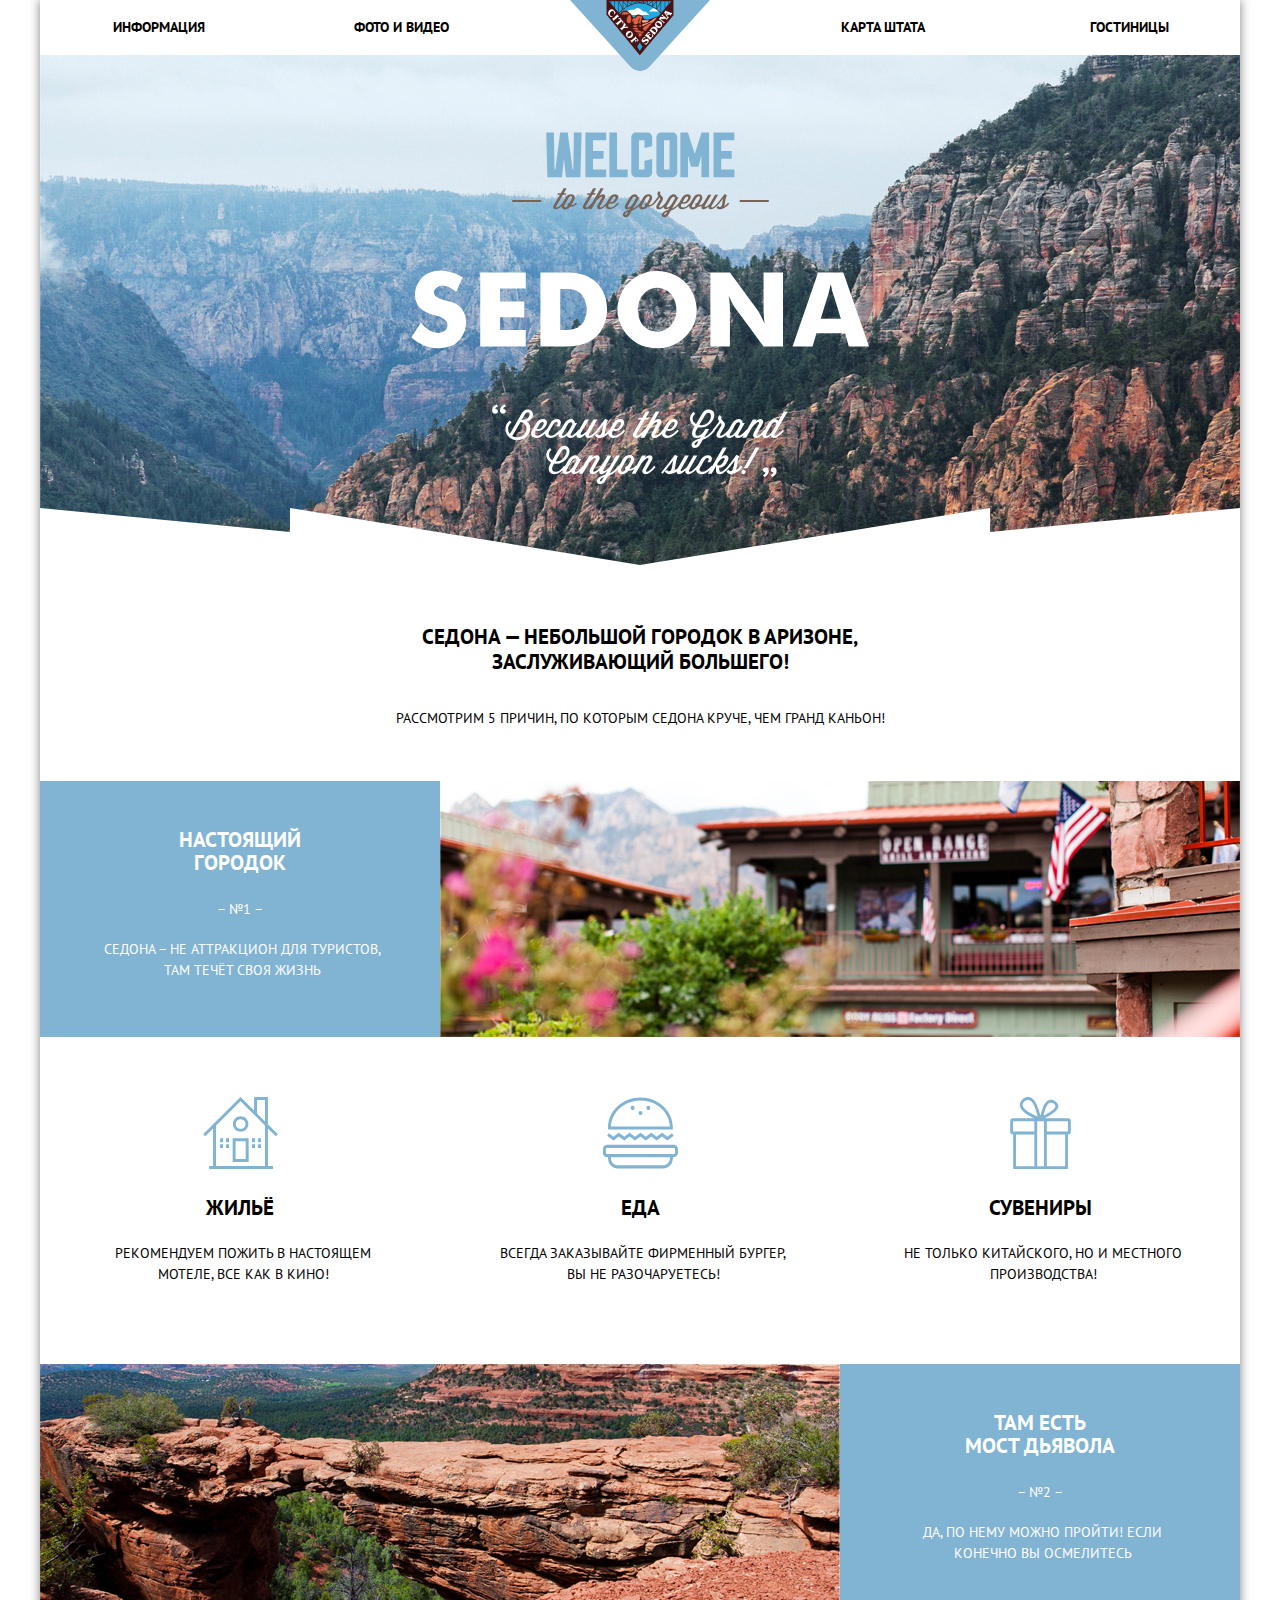
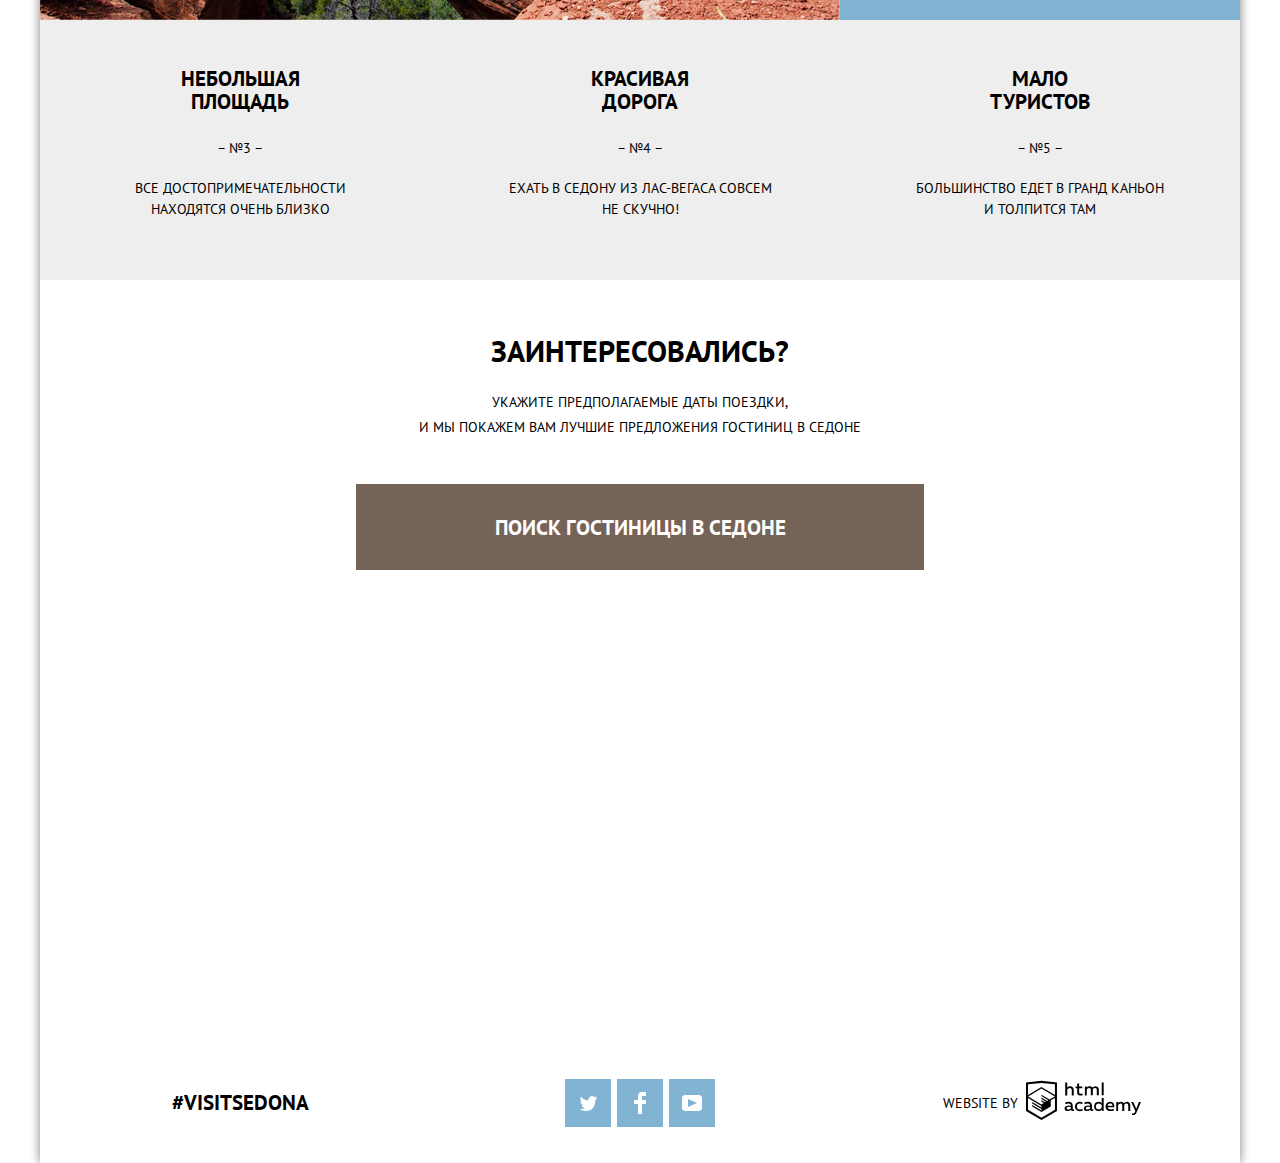
<file: index.html>
<!DOCTYPE html>
<html lang="ru">

<head>
    <meta charset="utf-8">
    <title>HTML Academy: Седона</title>
    <link rel="stylesheet" href="css/normalize.css">
    <link rel="stylesheet" href="css/style.min.css">
    <link href="https://fonts.googleapis.com/css?family=PT+Sans:400,700&amp;subset=cyrillic" rel="stylesheet">
</head>

<body>
    <div class="page-wrapper">
        <header>
            <nav class="main-nav">
                <a class="logo">
                    <img src="img/logo-sedona.svg" width="140" height="71" alt="logo">
                </a>
                <ul class="site-menu">
                    <li class="site-menu-item"><a href="#">Информация</a></li>
                    <li class="site-menu-item"><a href="#">Фото и видео</a></li>
                    <li class="site-menu-item"><a href="#">Карта Штата</a></li>
                    <li class="site-menu-item hotels"><a href="catalog.html">Гостиницы</a></li>
                </ul>
            </nav>
        </header>
        <div class="welcome">
            <img src="img/intro-welcome.svg" width="459" height="353" alt="Добро пожаловать в Седону">
        </div>
        <div class="intro">
            <h1 class="page-title">Седона &mdash; небольшой городок в Аризоне,
                заслуживающий большего!</h1>
            <p>Рассмотрим 5 причин, по которым Седона круче, чем гранд каньон!</p>
        </div>
        <section class="features">
            <ul class="features-list">
                <li class="features-item features-item-full">
                    <div class="features-text">
                        <h2 class="features-title">Настоящий городок</h2>
                        <p>Cедона &ndash; не аттракцион для туристов, там течёт своя жизнь</p>
                    </div>
                    <div class="features-image">
                        <img src="img/realsity.jpg" width="800" height="256" alt="Городок Седоны">
                    </div>
                </li>
                <li class="features-item features-item-full">
                    <div class="features-image">
                        <img src="img/bridge.jpg" width="800" height="256" alt="Bridge">
                    </div>
                    <div class="features-text">
                        <h2 class="features-title">Там есть мост&nbsp;дьявола</h2>
                        <p>Да, по нему можно пройти! Если конечно вы осмелитесь</p>
                    </div>
                </li>
                <li class="features-item gray-bg">
                    <h2 class="features-title">Небольшая площадь</h2>

                    <p>Все достопримечательности находятся очень близко</p>
                </li>
                <li class="features-item gray-bg">
                    <h2 class="features-title">Красивая дорога</h2>
                    <p>Ехать в седону из лас-вегаса совсем не скучно!</p>
                </li>
                <li class="features-item gray-bg">
                    <h2 class="features-title">Мало туристов</h2>
                    <p>Большинство едет в гранд каньон и&nbsp;толпится там</p>
                </li>
                <li>
                    <ul class="features-sublist">
                        <li class="features-item ligt-bg ">
                            <h2 class="features-title-eat">Еда</h2>
                            <p>Всегда заказывайте фирменный бургер, вы не разочаруетесь!</p>
                        </li>

                        <li class="features-item ligt-bg  ">
                            <h2 class="features-title-souvenir">Сувениры</h2>
                            <p>Не только китайского, но и местного производства!</p>
                        </li>
                        <li class="features-item  ligt-bg ">
                            <h2 class="features-title-motel">Жильё</h2>
                            <p>Рекомендуем пожить в настоящем мотеле, все как в кино!</p>
                        </li>


                    </ul>
                </li>
            </ul>
        </section>
        <div class="booking">
            <h2 class="booking-title">Заинтересовались?</h2>
            <p class="booking-text">Укажите предполагаемые даты поездки, <br> и мы покажем вам лучшие предложения гостиниц в седоне</p>
            <a href="search.html" class="booking-btn">Поиск гостиницы в седоне</a>
        </div>
        <footer class="index-footer">
            <form class="booking-form booking-form-on  " action=" https://echo.htmlacademy.ru/" method="post">
                <p class="booking-field">
                    <label for="arrival">Дата заезда:</label>
                    <input type="text" value="24 Апреля 2017" name="arrival" id="arrival">
                    <button type="button" class="calendar">
                        <svg xmlns="http://www.w3.org/2000/svg" width="21" height="22" viewBox="0 0 21 22">
                            <path d="M19.251 2.025h-2.845V.648c0-.381-.294-.689-.656-.689-.363 0-.656.308-.656.689v1.377h-3.938V.648c0-.381-.294-.689-.655-.689-.363 0-.657.308-.657.689v1.377H5.906V.648c0-.381-.294-.689-.656-.689-.363 0-.657.308-.657.689v1.377H1.75C.784 2.025 0 2.847 0 3.862v16.302C0 21.179.784 22 1.75 22h17.501c.966 0 1.749-.821 1.749-1.836V3.862c0-1.015-.783-1.837-1.749-1.837zm.437 18.139a.448.448 0 0 1-.437.459H1.75a.45.45 0 0 1-.438-.459V3.862a.45.45 0 0 1 .438-.459h2.844v1.378c0 .381.294.689.657.689.362 0 .656-.308.656-.689V3.403h3.938v1.378c0 .381.294.689.657.689.361 0 .655-.308.655-.689V3.403h3.938v1.378c0 .381.293.689.656.689.362 0 .656-.308.656-.689V3.403h2.845c.241 0 .437.206.437.459v16.302z" />
                            <path d="M4.594 8.225h2.625v2.066H4.594zM4.594 11.668h2.625v2.067H4.594zM4.594 15.112h2.625v2.066H4.594zM9.188 15.112h2.625v2.066H9.188zM9.188 11.668h2.625v2.067H9.188zM9.188 8.225h2.625v2.066H9.188zM13.781 15.112h2.625v2.066h-2.625zM13.781 11.668h2.625v2.067h-2.625zM13.781 8.225h2.625v2.066h-2.625z" />
                        </svg>
                    </button>

                </p>
                <p class="booking-field">
                    <label for="departure">Дата выезда:</label>
                    <input type="text" value="4 Июля 2017" name="departure" id="departure">
                    <button type="button" class="calendar">
                        <svg xmlns="http://www.w3.org/2000/svg" width="21" height="22" viewBox="0 0 21 22">
                            <path d="M19.251 2.025h-2.845V.648c0-.381-.294-.689-.656-.689-.363 0-.656.308-.656.689v1.377h-3.938V.648c0-.381-.294-.689-.655-.689-.363 0-.657.308-.657.689v1.377H5.906V.648c0-.381-.294-.689-.656-.689-.363 0-.657.308-.657.689v1.377H1.75C.784 2.025 0 2.847 0 3.862v16.302C0 21.179.784 22 1.75 22h17.501c.966 0 1.749-.821 1.749-1.836V3.862c0-1.015-.783-1.837-1.749-1.837zm.437 18.139a.448.448 0 0 1-.437.459H1.75a.45.45 0 0 1-.438-.459V3.862a.45.45 0 0 1 .438-.459h2.844v1.378c0 .381.294.689.657.689.362 0 .656-.308.656-.689V3.403h3.938v1.378c0 .381.294.689.657.689.361 0 .655-.308.655-.689V3.403h3.938v1.378c0 .381.293.689.656.689.362 0 .656-.308.656-.689V3.403h2.845c.241 0 .437.206.437.459v16.302z" />
                            <path d="M4.594 8.225h2.625v2.066H4.594zM4.594 11.668h2.625v2.067H4.594zM4.594 15.112h2.625v2.066H4.594zM9.188 15.112h2.625v2.066H9.188zM9.188 11.668h2.625v2.067H9.188zM9.188 8.225h2.625v2.066H9.188zM13.781 15.112h2.625v2.066h-2.625zM13.781 11.668h2.625v2.067h-2.625zM13.781 8.225h2.625v2.066h-2.625z" />
                        </svg>
                    </button>
                </p>

                <p class="booking-half-field">
                    <label class="grown" for="grown">Взрослые:</label>
                    <button type="button" class="minus-1">
                        <svg xmlns="http://www.w3.org/2000/svg" width="12" height="15" viewBox="0 0 24 24">
                            <path d="M0 10h24v4h-24z" /></svg>
                    </button>
                    <input type="text" value="2" name="grown" id="grown">
                    <button type="button" class="plus-1">
                        <svg xmlns="http://www.w3.org/2000/svg" width="12" height="15" viewBox="0 0 24 24">
                            <path d="M24 10h-10v-10h-4v10h-10v4h10v10h4v-10h10z" /></svg>
                    </button>
                </p>
                <p class="booking-half-field">
                    <label class="children" for="children">Дети:</label>
                    <button type="button" class="minus-2">
                        <svg xmlns="http://www.w3.org/2000/svg" width="12" height="15" viewBox="0 0 24 24">
                            <path d="M0 10h24v4h-24z" /></svg>
                    </button>
                    <input type="text" value="0" name="children" id="children">
                    <button type="button" class="plus-2">
                        <svg xmlns="http://www.w3.org/2000/svg" width="12" height="15" viewBox="0 0 24 24">
                            <path d="M24 10h-10v-10h-4v10h-10v4h10v10h4v-10h10z" /></svg>
                    </button>
                </p>

                <button class="booking-form-btn" type="submit">Найти</button>
            </form>
            <div class="map">
                <iframe src="https://yandex.ru/map-widget/v1/?um=constructor%3A4668cfeef0aa839c598023438bc14de0dbd8a70b3663333c1cbaf90c56c70a13&amp;source=constructor"></iframe>
                <img src="img/map.jpg" width="1200" height="593" alt="Седона, Аризона, США">
            </div>
            <div class="footer-wraper">
                <p class="hashtag">#Visitsedona</p>
                <ul class="social-list">
                    <li><a href="#" class="social-link social-link--tw" aria-label="Мы в Twitter">
                            <svg xmlns="http://www.w3.org/2000/svg" xmlns:xlink="http://www.w3.org/1999/xlink" width="17" height="15" viewBox="0 0 17 15">
                                <path d="M10.95.144c1.685-.496 2.984.27 3.577 1.179.673-.231 1.331-.481 2.011-.708a2.345 2.345 0 0 1-.857 1.768c.685.17 1.304-.491 1.304-.491-.169 1-1.006 1.788-1.563 2.024-.231 6.75-3.175 11.217-10.077 11.082h-.446c-.41 0-4.164-.46-4.898-1.887 2.271.196 3.893-.422 4.693-1.177-.96-.3-2.679-.477-2.979-2.95.349.106.564.228 1.19.119C1.705 8.247.374 7.53.448 5.33c.285.328 1.067.536 1.34.472C1.085 5.561-.182 2.442.894.85c1.818 1.854 3.735 3.606 7.152 3.773C8.254 2.33 9.183.793 10.95.144z" /></svg>

                        </a></li>

                    <li><a href="#" class="social-link social-link--fb" aria-label="Мы в Facebook">
                            <svg xmlns="http://www.w3.org/2000/svg" width="12" height="22" viewBox="0 0 12 22">
                                <path d="M12 4V0H8a4 4 0 0 0-4 4v4H0v4h4v10h4V12h4V8H8V4h4z" /></svg>
                        </a></li>
                    <li><a href="#" class="social-link social-link--yt" aria-label="Мы в Yutube">
                            <svg xmlns="http://www.w3.org/2000/svg" xmlns:xlink="http://www.w3.org/1999/xlink" width="20" height="16" viewBox="0 0 20 16">
                                <path d="M17 0H3C1.35 0 0 1.35 0 3v10c0 1.65 1.35 3 3 3h14c1.65 0 3-1.35 3-3V3c0-1.65-1.35-3-3-3zM6.027 11.998V4.002L15.014 8l-8.987 3.998z" /></svg>
                        </a>
                    </li>
                </ul>
                <p class="copyright">website by
                    <a href="#">
                        <svg class="htmlA" id="Layer_1" data-name="Layer 1" xmlns="http://www.w3.org/2000/svg" viewBox="0 0 108.08 36.85">
                            <title>logo-htmlacademy-small1</title>
                            <path d="M44.61,26.88a2,2,0,0,0,.55-0.1v1.33a3.25,3.25,0,0,1-1.18.21,1.67,1.67,0,0,1-1.67-1,4.84,4.84,0,0,1-3.14,1.08c-1.51,0-2.91-.83-2.91-2.55,0-2.13,2-2.79,3.71-2.79a11.08,11.08,0,0,1,2.17.25v-0.3c0-1-.76-1.77-2.19-1.77a7.42,7.42,0,0,0-3,.64v-1.7a10.21,10.21,0,0,1,3.19-.55c2.36,0,3.81,1.12,3.81,3.65v3a0.54,0.54,0,0,0,.49.59h0.17Zm-6.44-1.13A1.35,1.35,0,0,0,39.63,27h0.11a3.39,3.39,0,0,0,2.41-1V24.58a9.72,9.72,0,0,0-1.81-.21c-1,0-2.16.33-2.16,1.38h0Zm12.36-6.11a5,5,0,0,1,2.57.64V22a4.08,4.08,0,0,0-2.3-.7,2.75,2.75,0,1,0,0,5.49,5,5,0,0,0,2.43-.64v1.71a6.27,6.27,0,0,1-2.76.57A4.21,4.21,0,0,1,46,24.51q0-.21,0-0.41a4.32,4.32,0,0,1,4.18-4.46h0.38Zm12.17,7.24a2,2,0,0,0,.55-0.1v1.33a3.25,3.25,0,0,1-1.18.21,1.67,1.67,0,0,1-1.67-1,4.84,4.84,0,0,1-3.14,1.08c-1.51,0-2.91-.83-2.91-2.55,0-2.13,2-2.79,3.71-2.79a11.08,11.08,0,0,1,2.17.25v-0.3c0-1-.76-1.77-2.19-1.77a7.42,7.42,0,0,0-3,.64v-1.7a10.21,10.21,0,0,1,3.19-.55c2.36,0,3.81,1.12,3.81,3.65v3a0.54,0.54,0,0,0,.49.59h0.17Zm-6.44-1.13A1.35,1.35,0,0,0,57.73,27h0.11a3.39,3.39,0,0,0,2.41-1V24.58a9.72,9.72,0,0,0-1.81-.21c-1.06,0-2.16.33-2.16,1.38h0ZM73,16V28.2H71.35V26.88a3.88,3.88,0,0,1-3.19,1.54,4.4,4.4,0,0,1,0-8.78,3.81,3.81,0,0,1,3,1.3V16H73Zm-4.53,5.22a2.76,2.76,0,1,0,0,5.52A2.86,2.86,0,0,0,71.15,25V23A2.91,2.91,0,0,0,68.49,21.27ZM79,19.64c3.31,0,4.46,2.68,3.92,5.09H76.7c0.21,1.5,1.67,2.11,3.19,2.11a6.11,6.11,0,0,0,2.64-.59v1.6a7.14,7.14,0,0,1-3,.57C77,28.42,74.78,27,74.78,24a4.18,4.18,0,0,1,4-4.39H79Zm0.09,1.54a2.28,2.28,0,0,0-2.44,2.1v0.06H81.3A2,2,0,0,0,79.13,21.18Zm5.73,7V19.87h1.65v1a3.81,3.81,0,0,1,2.78-1.27A2.86,2.86,0,0,1,91.89,21a4.12,4.12,0,0,1,2.91-1.33A3.06,3.06,0,0,1,98,23V28.2h-1.9V23.05a1.59,1.59,0,0,0-1.42-1.75H94.42a2.8,2.8,0,0,0-2.07,1.12V28.2h-1.9V23.05A1.59,1.59,0,0,0,89,21.31H88.8a3,3,0,0,0-2.21,1.29v5.63H84.86Zm21.31-8.33h1.9l-3.91,9.46c-0.9,2.17-2.09,2.86-3.35,2.86a4.76,4.76,0,0,1-1.1-.14V30.46a2.86,2.86,0,0,0,.85.12c0.9,0,1.58-.64,2.07-1.9l0.17-.42-4-8.4h2l2.86,6.29ZM38.73,1.46V6.22a3.81,3.81,0,0,1,2.7-1.14,3.25,3.25,0,0,1,3.44,3.4v5.15H43V8.72a1.81,1.81,0,0,0-1.61-2h-0.3a2.93,2.93,0,0,0-2.32,1.39v5.52h-1.9V1.46h1.9ZM49.94,2.31v3h3V6.91h-3v3.81c0,1.1.5,1.46,1.58,1.46a4.49,4.49,0,0,0,1.69-.33v1.6A6.8,6.8,0,0,1,51,13.8a2.55,2.55,0,0,1-2.86-2.74V6.89H46.58V5.26h1.5V2.74Zm5.4,11.31V5.28H57v1A3.81,3.81,0,0,1,59.77,5a2.86,2.86,0,0,1,2.6,1.33A4.12,4.12,0,0,1,65.28,5,3.06,3.06,0,0,1,68.44,8.4v5.21h-1.9V8.46a1.59,1.59,0,0,0-1.42-1.75H64.89a2.8,2.8,0,0,0-2.07,1.12v5.78h-1.9V8.46A1.59,1.59,0,0,0,59.5,6.71H59.27A3,3,0,0,0,57.06,8v5.63H55.34ZM71.17,1.45H73V13.6H71.17V1.45ZM14.71,0H14.55L0,1.54V28.21l14.55,8.66,14.55-8.66V1.54Zm12.5,27.1L14.55,34.64,1.9,27.12V16.18l12.59,7.5V25L5.86,19.9v1.31l8.68,5.21v1.39L5.87,22.65V24l8.68,5.21,8.75-5.24V18.31L27.2,16V27.12Zm0-12.53-3.48,2-1.6,1L14.51,13v1.31L21,18.23H21l-0.14.09-1,.54-5.37-3.2V17l4.24,2.52-1,.67-3.2-1.9v1.31l2.1,1.24L14.5,22.1,2,14.65,14.51,7.11Zm0-1.32L14.49,5.76,1.91,13.25v-10L14.56,1.92,27.21,3.25v10h0Z" transform="translate(0 -0.02)" />
                        </svg>

                    </a>
                </p>
            </div>
        </footer>
    </div>
    <script src="js/common.min.js" type="text/javascript"></script>
</body>

</html>
</file>
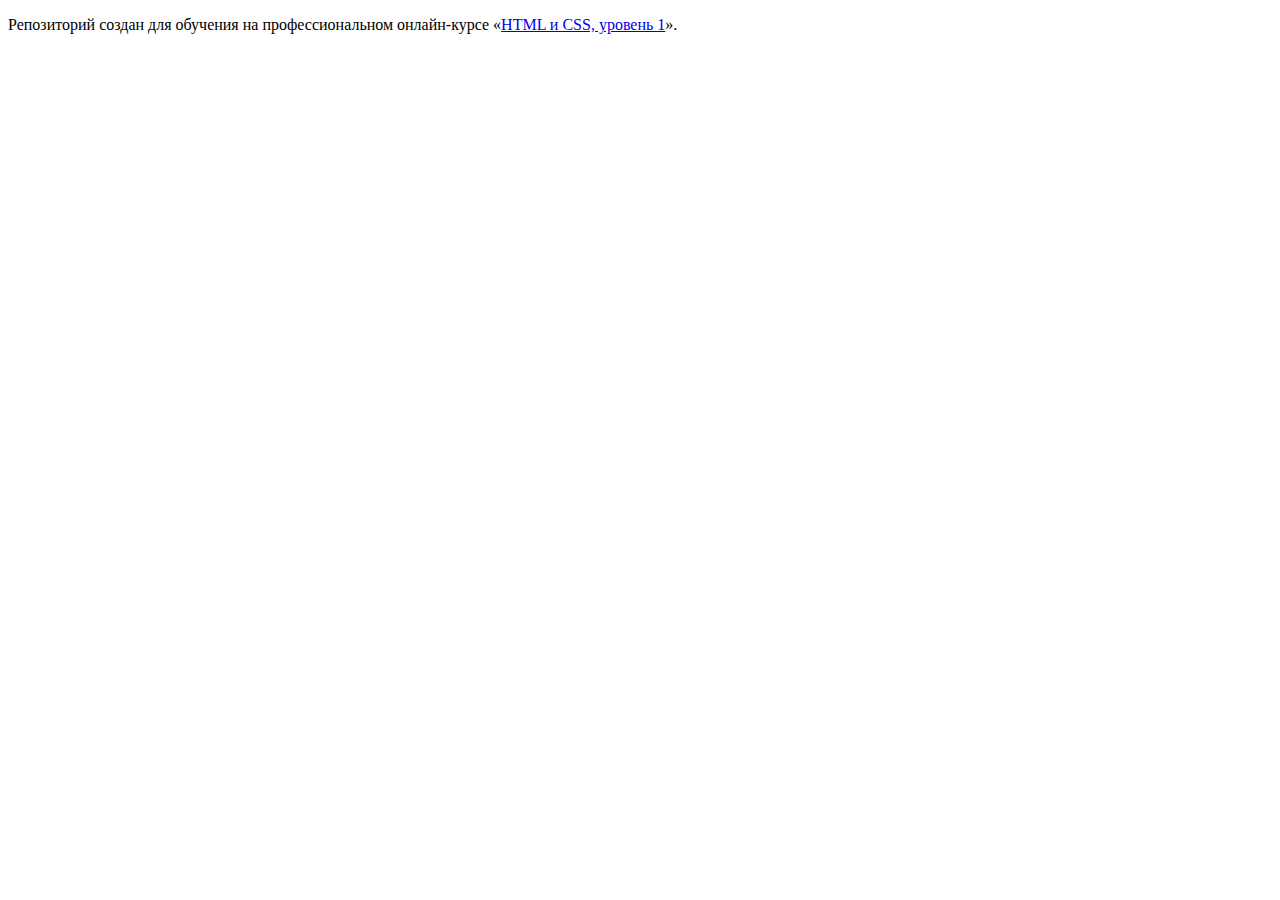
<file: master/index.html>
<!DOCTYPE html>
<html lang="ru">
  <head>
    <meta charset="utf-8">
    <title>HTML Academy: Седона</title>
    <base href="https://htmlacademy-htmlcss.github.io/847677-sedona/master/">
</head>
  <body>

    <p>Репозиторий создан для обучения на профессиональном онлайн‑курсе «<a href="https://htmlacademy.ru/intensive/htmlcss">HTML и CSS, уровень 1</a>».</p>

  </body>
</html>
</file>
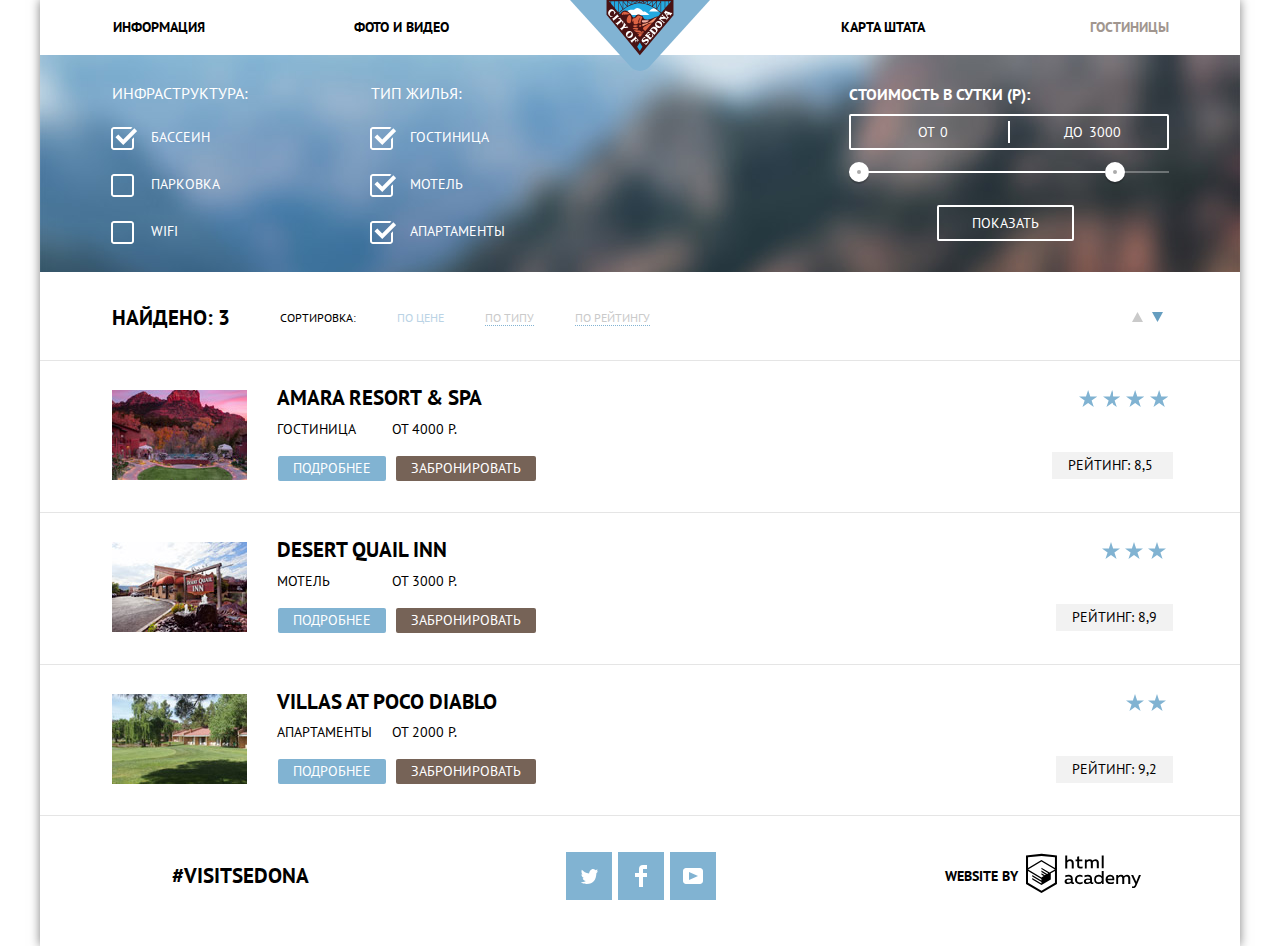
<file: catalog.html>
<!DOCTYPE html>
<html lang="ru">

<head>
    <meta charset="utf-8">
    <title>HTML Academy: Седона</title>
    <link rel="stylesheet" href="css/normalize.css">
    <link rel="stylesheet" href="css/style.min.css">
    <link href="https://fonts.googleapis.com/css?family=PT+Sans:400,700&amp;subset=cyrillic" rel="stylesheet">
</head>

<body>
    <div class="page-wrapper">
        <header>
            <nav class="main-nav">
                <a class="logo" href="index.html">
                    <img src="img/logo-sedona.svg" width="140" height="71" alt="logo">
                </a>
                <ul class="site-menu">
                    <li class="site-menu-item"><a href="#">Информация</a></li>
                    <li class="site-menu-item"><a href="#">Фото и видео</a></li>
                    <li class="site-menu-item"><a href="#">Карта Штата</a></li>
                    <li class="site-menu-item active"><a>Гостиницы</a></li>
                </ul>
            </nav>
        </header>
        <section class="hotel-filter">
            <form action="https://echo.htmlacademy.ru/" method="get" class="filter-form">
                <div class="hotel-filter-group">
                    <h2 class="hotel-filter-title">Инфраструктура: </h2>
                    <input class="checkbox" type="checkbox" name="pool" id="checkpool" checked>
                    <label for="checkpool">Бассеин</label>
                    <input class="checkbox" type="checkbox" name="park" id="checkpark">
                    <label for="checkpark">Парковка</label>
                    <input class="checkbox" type="checkbox" name="wifi" id="checkwifi">
                    <label for="checkwifi">Wifi</label>
                </div>
                <div class="hotel-filter-group">
                    <h2 class="hotel-filter-title">Тип жилья: </h2>
                    <input class="checkbox" type="checkbox" name="hotel" id="checkhotel" checked>
                    <label for="checkhotel">Гостиница</label>
                    <input class="checkbox" type="checkbox" name="motel" id="checkmotel" checked>
                    <label for="checkmotel">Мотель</label>
                    <input class="checkbox" type="checkbox" name="apart" id="checkapart" checked>
                    <label for="checkapart">Апартаменты</label>
                </div>
                <!-- Стоимость в сутки: -->
                <div class="filter-range">
                    <div class="filter-range-title">Стоимость в сутки (р):</div>
                    <div class="price-controls">
                        <label class="min-price">от <input type="text" name="min-price" value="0"></label>
                        <label class="max-price">до <input type="text" name="max-price" value="3000"></label>
                    </div>
                    <div class="range-controls">
                        <div class="scale">
                            <div class="bar"></div>
                        </div>
                        <div class="range-toggle range-toggle-min"></div>
                        <div class="range-toggle range-toggle-max"></div>
                    </div>
                    <button class="btn-transparent" type="submit">Показать</button>
                </div>
            </form>
            <div class="sort">
                <h2 class="hotel-sort-title">Найдено: 3</h2>
                <p>Сортировка:</p>
                <ul class="sort-list">
                    <li><a class="sort-link active" href="#">По цене</a></li>
                    <li><a class="sort-link " href="#">По типу</a></li>
                    <li><a class="sort-link " href="#">По рейтингу</a></li>
                </ul>
                <div class="sort-arrows">
                    <a href="#" class="arrow arrow-up" aria-label="По возрастанию"><svg xmlns="http://www.w3.org/2000/svg" width="11" height="10" viewBox="0 0 11 10">
                            <path d="M5.5 0L0 10h11z" /></svg>
                    </a>
                    <a href="#" class="arrow arrow-down active" aria-label="По убыванию"><svg xmlns="http://www.w3.org/2000/svg" width="11" height="10" viewBox="0 0 11 10">
                            <path d="M5.5 10L0 0h11" /></svg></a>
                </div>
            </div>
        </section>
        <section class="hotels">
            <ul class="hotels-list">
                <li class="hotels-item">
                    <a href="#" class="hotels-item-image">
                        <img src="img/amara.jpg" width="135" height="90" alt="Amara">
                    </a>
                    <div class="hotels-item-info">
                        <h2 class="hotels-item-title">
                            <a href="#">Amara resort & spa</a>
                        </h2>
                        <span>Гостиница</span>
                        <span>от 4000 р.</span>
                        <a href="#" class="btn">Подробнее</a>
                        <a href="#" class="btn btn-dark">Забронировать</a>
                    </div>
                    <div class="valuation">
                        <div class="rating">
                            <span class="hotels-item-stars" aria-label="Четыре звезды"></span>
                        </div>
                        <p class="hotels-item-rating">Рейтинг: 8,5</p>
                    </div>
                </li>
                <li class="hotels-item">
                    <a href="#" class="hotels-item-image">
                        <img src="img/desert.jpg" width="135" height="90" alt="Desert">
                    </a>
                    <div class="hotels-item-info">
                        <h2 class="hotels-item-title">
                            <a href="#">Desert quail inn</a>
                        </h2>
                        <span>Мотель</span>
                        <span>от 3000 р.</span>
                        <a href="#" class="btn">Подробнее</a>
                        <a href="#" class="btn btn-dark">Забронировать</a>
                    </div>

                    <div class="valuation">
                        <div class="rating">
                            <span class="hotels-item-stars three-stars" aria-label="Три звезды"></span>

                        </div>
                        <p class="hotels-item-rating">Рейтинг: 8,9</p>
                    </div>
                </li>
                <li class="hotels-item">
                    <a href="#" class="hotels-item-image">
                        <img src="img/villas.jpg" width="135" height="90" alt="villas">
                    </a>
                    <div class="hotels-item-info">
                        <h2 class="hotels-item-title">
                            <a href="#">Villas at poco diablo</a>
                        </h2>
                        <span>Апартаменты</span>
                        <span>от 2000 р.</span>
                        <a href="#" class="btn">Подробнее</a>
                        <a href="#" class="btn btn-dark">Забронировать</a>
                    </div>
                    <div class="valuation">
                        <div class="rating">
                            <span class="hotels-item-stars two-stars" aria-label="Две звезды"></span>
                        </div>
                        <p class="hotels-item-rating">Рейтинг: 9,2</p>
                    </div>
                </li>
            </ul>

        </section>
        <footer class="page-footer">

            <p class="hashtag">#Visitsedona</p>

            <ul class="social-list">
                <li><a href="#" class="social-link social-link--tw" aria-label="Мы в Twitter">
                        <svg xmlns="http://www.w3.org/2000/svg" xmlns:xlink="http://www.w3.org/1999/xlink" width="17" height="15" viewBox="0 0 17 15">
                            <path d="M10.95.144c1.685-.496 2.984.27 3.577 1.179.673-.231 1.331-.481 2.011-.708a2.345 2.345 0 0 1-.857 1.768c.685.17 1.304-.491 1.304-.491-.169 1-1.006 1.788-1.563 2.024-.231 6.75-3.175 11.217-10.077 11.082h-.446c-.41 0-4.164-.46-4.898-1.887 2.271.196 3.893-.422 4.693-1.177-.96-.3-2.679-.477-2.979-2.95.349.106.564.228 1.19.119C1.705 8.247.374 7.53.448 5.33c.285.328 1.067.536 1.34.472C1.085 5.561-.182 2.442.894.85c1.818 1.854 3.735 3.606 7.152 3.773C8.254 2.33 9.183.793 10.95.144z" /></svg>

                    </a></li>
                <li><a href="#" class="social-link social-link--fb" aria-label="Мы в Facebook">
                        <svg xmlns="http://www.w3.org/2000/svg" width="12" height="22" viewBox="0 0 12 22">
                            <path d="M12 4V0H8a4 4 0 0 0-4 4v4H0v4h4v10h4V12h4V8H8V4h4z" /></svg>
                    </a></li>
                <li><a href="#" class="social-link social-link--yt" aria-label="Мы в Yutube">
                        <svg xmlns="http://www.w3.org/2000/svg" xmlns:xlink="http://www.w3.org/1999/xlink" width="20" height="16" viewBox="0 0 20 16">
                            <path d="M17 0H3C1.35 0 0 1.35 0 3v10c0 1.65 1.35 3 3 3h14c1.65 0 3-1.35 3-3V3c0-1.65-1.35-3-3-3zM6.027 11.998V4.002L15.014 8l-8.987 3.998z" /></svg>
                    </a>
                </li>
            </ul>

            <p class="copyright">website by
                <a href="https://htmlacademy.ru">
                    <svg class="htmlA" id="Layer_1" data-name="Layer 1" xmlns="http://www.w3.org/2000/svg" viewBox="0 0 108.08 36.85">
                        <title>logo-htmlacademy-small1</title>
                        <path d="M44.61,26.88a2,2,0,0,0,.55-0.1v1.33a3.25,3.25,0,0,1-1.18.21,1.67,1.67,0,0,1-1.67-1,4.84,4.84,0,0,1-3.14,1.08c-1.51,0-2.91-.83-2.91-2.55,0-2.13,2-2.79,3.71-2.79a11.08,11.08,0,0,1,2.17.25v-0.3c0-1-.76-1.77-2.19-1.77a7.42,7.42,0,0,0-3,.64v-1.7a10.21,10.21,0,0,1,3.19-.55c2.36,0,3.81,1.12,3.81,3.65v3a0.54,0.54,0,0,0,.49.59h0.17Zm-6.44-1.13A1.35,1.35,0,0,0,39.63,27h0.11a3.39,3.39,0,0,0,2.41-1V24.58a9.72,9.72,0,0,0-1.81-.21c-1,0-2.16.33-2.16,1.38h0Zm12.36-6.11a5,5,0,0,1,2.57.64V22a4.08,4.08,0,0,0-2.3-.7,2.75,2.75,0,1,0,0,5.49,5,5,0,0,0,2.43-.64v1.71a6.27,6.27,0,0,1-2.76.57A4.21,4.21,0,0,1,46,24.51q0-.21,0-0.41a4.32,4.32,0,0,1,4.18-4.46h0.38Zm12.17,7.24a2,2,0,0,0,.55-0.1v1.33a3.25,3.25,0,0,1-1.18.21,1.67,1.67,0,0,1-1.67-1,4.84,4.84,0,0,1-3.14,1.08c-1.51,0-2.91-.83-2.91-2.55,0-2.13,2-2.79,3.71-2.79a11.08,11.08,0,0,1,2.17.25v-0.3c0-1-.76-1.77-2.19-1.77a7.42,7.42,0,0,0-3,.64v-1.7a10.21,10.21,0,0,1,3.19-.55c2.36,0,3.81,1.12,3.81,3.65v3a0.54,0.54,0,0,0,.49.59h0.17Zm-6.44-1.13A1.35,1.35,0,0,0,57.73,27h0.11a3.39,3.39,0,0,0,2.41-1V24.58a9.72,9.72,0,0,0-1.81-.21c-1.06,0-2.16.33-2.16,1.38h0ZM73,16V28.2H71.35V26.88a3.88,3.88,0,0,1-3.19,1.54,4.4,4.4,0,0,1,0-8.78,3.81,3.81,0,0,1,3,1.3V16H73Zm-4.53,5.22a2.76,2.76,0,1,0,0,5.52A2.86,2.86,0,0,0,71.15,25V23A2.91,2.91,0,0,0,68.49,21.27ZM79,19.64c3.31,0,4.46,2.68,3.92,5.09H76.7c0.21,1.5,1.67,2.11,3.19,2.11a6.11,6.11,0,0,0,2.64-.59v1.6a7.14,7.14,0,0,1-3,.57C77,28.42,74.78,27,74.78,24a4.18,4.18,0,0,1,4-4.39H79Zm0.09,1.54a2.28,2.28,0,0,0-2.44,2.1v0.06H81.3A2,2,0,0,0,79.13,21.18Zm5.73,7V19.87h1.65v1a3.81,3.81,0,0,1,2.78-1.27A2.86,2.86,0,0,1,91.89,21a4.12,4.12,0,0,1,2.91-1.33A3.06,3.06,0,0,1,98,23V28.2h-1.9V23.05a1.59,1.59,0,0,0-1.42-1.75H94.42a2.8,2.8,0,0,0-2.07,1.12V28.2h-1.9V23.05A1.59,1.59,0,0,0,89,21.31H88.8a3,3,0,0,0-2.21,1.29v5.63H84.86Zm21.31-8.33h1.9l-3.91,9.46c-0.9,2.17-2.09,2.86-3.35,2.86a4.76,4.76,0,0,1-1.1-.14V30.46a2.86,2.86,0,0,0,.85.12c0.9,0,1.58-.64,2.07-1.9l0.17-.42-4-8.4h2l2.86,6.29ZM38.73,1.46V6.22a3.81,3.81,0,0,1,2.7-1.14,3.25,3.25,0,0,1,3.44,3.4v5.15H43V8.72a1.81,1.81,0,0,0-1.61-2h-0.3a2.93,2.93,0,0,0-2.32,1.39v5.52h-1.9V1.46h1.9ZM49.94,2.31v3h3V6.91h-3v3.81c0,1.1.5,1.46,1.58,1.46a4.49,4.49,0,0,0,1.69-.33v1.6A6.8,6.8,0,0,1,51,13.8a2.55,2.55,0,0,1-2.86-2.74V6.89H46.58V5.26h1.5V2.74Zm5.4,11.31V5.28H57v1A3.81,3.81,0,0,1,59.77,5a2.86,2.86,0,0,1,2.6,1.33A4.12,4.12,0,0,1,65.28,5,3.06,3.06,0,0,1,68.44,8.4v5.21h-1.9V8.46a1.59,1.59,0,0,0-1.42-1.75H64.89a2.8,2.8,0,0,0-2.07,1.12v5.78h-1.9V8.46A1.59,1.59,0,0,0,59.5,6.71H59.27A3,3,0,0,0,57.06,8v5.63H55.34ZM71.17,1.45H73V13.6H71.17V1.45ZM14.71,0H14.55L0,1.54V28.21l14.55,8.66,14.55-8.66V1.54Zm12.5,27.1L14.55,34.64,1.9,27.12V16.18l12.59,7.5V25L5.86,19.9v1.31l8.68,5.21v1.39L5.87,22.65V24l8.68,5.21,8.75-5.24V18.31L27.2,16V27.12Zm0-12.53-3.48,2-1.6,1L14.51,13v1.31L21,18.23H21l-0.14.09-1,.54-5.37-3.2V17l4.24,2.52-1,.67-3.2-1.9v1.31l2.1,1.24L14.5,22.1,2,14.65,14.51,7.11Zm0-1.32L14.49,5.76,1.91,13.25v-10L14.56,1.92,27.21,3.25v10h0Z" transform="translate(0 -0.02)" />
                    </svg>

                </a>
            </p>

        </footer>
    </div>
</body>

</html>
</file>
<file: css/style.min.css>
html{-webkit-box-sizing:border-box;box-sizing:border-box}*,::before,::after{-webkit-box-sizing:inherit;box-sizing:inherit}body{margin:0;padding:0;font-family:"PT Sans",Arial,sans-serif;font-weight:400;text-transform:uppercase;font-size:14px;line-height:21px}img{max-width:100%}.main-nav{position:relative}.site-menu-item{font-weight:700}.site-menu-item.active a{color:#a1968f;pointer-events:none}.welcome{background-color:#ddebf4;background:url(../img/background-photo.jpg) 0 -55px no-repeat;position:relative;min-height:510px;padding-top:77px}.welcome::after{position:absolute;bottom:0;left:0;width:100%;height:57px;content:"";background:url(../img/intro-mask.svg) no-repeat}.intro{padding:59px 0 52px}.intro p{max-width:510px;margin:0 auto}.page-title{margin:0;width:490px;margin:0 auto 34px;line-height:1.2;font-size:21px}.features-title .gray-bg{padding-left:0}.gray-bg{background:#eee}.features-text{background:#81b3d2;color:#fff;width:400px;padding-top:0;padding-bottom:0}.features-text p{margin:0;padding-left:50px;padding-right:45px}.features-title{margin:0;line-height:1.1;position:relative;padding:47px 125px 22px}.features-title:after{display:block;padding-top:21px;margin-top:6px;font-weight:400;font-size:14px;counter-increment:Features;content:"– №"counter(Features) " – "}a{text-decoration:none;color:#000;text-transform:uppercase;outline:none}.site-menu-item,.features-item,.social-list,.sort li,.hotels-item{list-style:none}.booking,.features-item-image,.map{text-align:center}.booking-btn{font-size:21px;font-weight:700;line-height:26px;display:block;width:568px;margin:0 auto;padding-top:31px;padding-bottom:29px;color:#fff;background-color:#766357}.booking-form{background-color:#fff}.booking-form-btn{font-size:21px;line-height:26px;font-weight:700;width:458px;margin-top:55px;padding:16px 0;cursor:pointer;text-transform:uppercase;color:#fff;border:none;background-color:#81b3d2}.page-wrapper{width:1200px;margin:0 auto;-webkit-box-shadow:0 0 10px rgba(0,0,0,0.5);box-shadow:0 0 10px rgba(0,0,0,0.5);text-align:center}.site-menu{margin:0;padding:0;list-style:none;display:-webkit-box;display:-ms-flexbox;display:flex}.site-menu-item{width:20%;padding:17px 0}.site-menu-item:nth-child(1){text-align:left;padding-left:73px}.site-menu-item:nth-child(2){margin-right:240px;text-align:left;padding-left:74px}.site-menu-item:nth-child(3){padding-right:75px;text-align:right}.site-menu-item:nth-child(4){padding-right:71px;text-align:right}.features-list{display:-webkit-box;display:-ms-flexbox;display:flex;-ms-flex-wrap:wrap;flex-wrap:wrap;padding:0;margin:0;list-style:none;counter-reset:Features}.logo{position:absolute;top:0;left:50%;-webkit-transform:translateX(-50%);-ms-transform:translateX(-50%);transform:translateX(-50%);z-index:9}.features-item{padding-top:65px;width:400px;text-align:center;padding-bottom:60px}.features-item p{margin:0}.features-item-full{padding:0;margin:0;width:100%;display:-webkit-box;display:-ms-flexbox;display:flex;-webkit-box-ordinal-group:-2;-ms-flex-order:-3;order:-3}.features-item-full:nth-child(2n){-webkit-box-ordinal-group:0;-ms-flex-order:-1;order:-1}.features-sublist{margin:0;padding:0;list-style:none;display:-webkit-box;display:-ms-flexbox;display:flex;-ms-flex-wrap:wrap;flex-wrap:wrap}.features-list li:last-of-type{-webkit-box-ordinal-group:-1;-ms-flex-order:-2;order:-2}.features-image img{width:800px;display:block}.features-title-souvenir{padding-top:100px;padding-bottom:25px;margin:0;background-image:url(../img/souvenir.svg);background-size:75px 72px;background-position-x:50%;background-repeat:no-repeat}.features-title-eat{padding-top:100px;padding-bottom:25px;margin:0;background-image:url(../img/eat.svg);background-size:75px 72px;background-position-x:50%;background-repeat:no-repeat}.features-title-motel{padding-top:100px;padding-bottom:25px;margin:0;background-image:url(../img/motel.svg);background-size:75px 72px;background-position-x:50%;background-repeat:no-repeat}.ligt-bg{padding-top:60px;padding-bottom:75px}.ligt-bg p{margin-bottom:2px;padding-bottom:2px;width:300px;margin-left:53px}.gray-bg{padding-top:0}.gray-bg p{padding-left:65px;padding-right:65px}.booking-title{padding-top:60px;padding-bottom:29px;font-size:30px;margin:0}.booking-text{width:460px;margin:0 auto;padding-bottom:44px;line-height:1.8}.booking-form{display:-webkit-box;display:-ms-flexbox;display:flex;-ms-flex-wrap:wrap;flex-wrap:wrap;width:565px;padding:55px;margin:0 auto;position:absolute;top:0;left:50%;margin-left:-283px;font-weight:700;-webkit-transform:translateY(-400px);-ms-transform:translateY(-400px);transform:translateY(-400px)}.booking-form-on{-webkit-transform:translateY(0);-ms-transform:translateY(0);transform:translateY(0)}.booking-show{-webkit-transform:translateY(0);-ms-transform:translateY(0);transform:translateY(0);-webkit-animation:show-form .6s;animation:show-form .6s}@-webkit-keyframes show-form{0%{-webkit-transform:translateY(-400px);transform:translateY(-400px)}100%{-webkit-transform:translateY(0);transform:translateY(0)}}@-webkit-keyframes shake{0%,100%{-webkit-transform:translateX(0);transform:translateX(0)}10%,30%,50%,70%,90%{-webkit-transform:translateX(-10px);transform:translateX(-10px)}20%,40%,60%,80%{-webkit-transform:translateX(10px);transform:translateX(10px)}}@keyframes shake{0%,100%{-webkit-transform:translateX(0);transform:translateX(0)}10%,30%,50%,70%,90%{-webkit-transform:translateX(-10px);transform:translateX(-10px)}20%,40%,60%,80%{-webkit-transform:translateX(10px);transform:translateX(10px)}}.form-error{-webkit-animation:shake;animation:shake;-webkit-animation-duration:.6s;animation-duration:.6s}.booking-half-field{margin:0;width:50%;position:relative}.booking-half-field input{position:relative;width:115px;padding:11px 0;margin:0;text-align:center;background:#f2f2f2;border:none;padding-left:3px}.grown{font-weight:700;margin-right:35px}.children{font-weight:700;margin-right:18px;padding-left:51px}button.minus-1{position:absolute;top:10px;left:127px;padding:0;margin:0;border:none;font:inherit;color:inherit;background:#f2f2f2;z-index:9;outline:none}button.minus-2{position:absolute;top:10px;left:130px;padding:0;margin:0;border:none;font:inherit;color:inherit;background:#f2f2f2;z-index:9;outline:none}button.plus-1{position:absolute;top:10px;left:200px;padding:0;margin:0;border:none;font:inherit;color:inherit;background:#f2f2f2;z-index:9;outline:none}button.plus-2{position:absolute;top:10px;left:200px;padding:0;margin:0;border:none;font:inherit;color:inherit;background:#f2f2f2;z-index:9;outline:none}.minus-1,.minus-2,.plus-1,.plus-2{fill:#cacaca}.minus-1:hover,.minus-2:hover,.plus-1:hover,.plus-2:hover{fill:#000}.minus-1:focus svg,.minus-2:focus svg,.plus-1:focus svg,.plus-2:focus svg{fill:#81b3d2;outline:none}.booking-field{position:relative;display:-webkit-box;display:-ms-flexbox;display:flex;width:100%;margin:0;margin-bottom:24px}.calendar svg{fill:#cacaca}.calendar svg:hover{fill:#000}.calendar:focus svg{fill:#81b3d2}.booking-field input{-webkit-box-flex:1;-ms-flex-positive:1;flex-grow:1;margin-left:20px;font-weight:700;text-transform:uppercase;background:#f2f2f2;border:none;padding:14px}.booking-field label{padding-top:11px}.calendar{position:absolute;outline:none;width:30px;height:22px;top:10px;right:0;z-index:99;padding:0;border:none;font:inherit;color:inherit;background-color:transparent;cursor:pointer}.map{width:100%;height:593px}.map iframe{width:100%;height:100%;border:0}.index-footer{position:relative;overflow:hidden}.footer-wraper{display:-webkit-box;display:-ms-flexbox;display:flex;-webkit-box-pack:justify;-ms-flex-pack:justify;justify-content:space-between;-webkit-box-align:center;-ms-flex-align:center;align-items:center;padding:34px 6% 26px;position:absolute;background:rgba(255,255,255,.9);bottom:0;left:0;width:100%}.hashtag{margin:0;margin-bottom:10px;font-weight:700;line-height:26px;font-size:21px;padding-left:60px}.social-list{display:-webkit-box;display:-ms-flexbox;display:flex;-ms-flex-wrap:wrap;flex-wrap:wrap;width:200px;margin:0;padding-left:39px;margin-bottom:0}.social-list li{margin-right:6px;margin-bottom:10px}.social-link{display:-webkit-box;display:-ms-flexbox;display:flex;-webkit-box-pack:center;-ms-flex-pack:center;justify-content:center;-webkit-box-align:center;-ms-flex-align:center;align-items:center;width:46px;height:48px;background-color:#81b3d2}.social-link:hover{background-color:#669ec0}.social-link:focus{background-color:#5496bd}.social-link svg{fill:#fff}.social-link:active svg{fill:#669ec0}.social-link--tw{background-size:17px 15px;background-position:center}.social-link--fb{background-size:12px 22px;background-position:center}.social-link--yt{background-size:20px 16px;background-position:center}.copyright{display:-webkit-box;display:-ms-flexbox;display:flex;-webkit-box-align:center;-ms-flex-align:center;align-items:center;margin:0;margin-bottom:10px;padding-right:27px}.copyright a{margin-left:8px}.copyright svg{fill:#000;width:115px;height:41px}.copyright:hover svg,.copyright:focus svg{fill:#81b3d2}.copyright:active path{fill:#cacaca}.filter-form{background-color:#746260;background-image:url(../img/filte-bg.jpg);background-size:cover;min-height:217px;display:-webkit-box;display:-ms-flexbox;display:flex;-ms-flex-wrap:wrap;flex-wrap:wrap;color:#fff;padding:26px 5% 0}.hotel-filter-group{width:24%;text-align:left;padding-right:20px}.hotel-filter-title{margin:0;margin-bottom:20px;font-size:16px;padding-top:2px;padding-left:12px;font-weight:500}.checkbox[type="checkbox"]:checked,.checkbox[type="checkbox"]:not(:checked){position:absolute;left:-9999px}.checkbox[type="checkbox"]:checked + label,.checkbox[type="checkbox"]:not(:checked) + label{position:relative;padding-left:51px;padding-top:3px;line-height:20px;cursor:pointer;margin-bottom:24px}.checkbox[type="checkbox"]:checked + label:focus,.checkbox[type="checkbox"]:not(:checked) + label:focus{outline:auto}.checkbox[type="checkbox"]:checked + label:after,.checkbox[type="checkbox"]:not(:checked) + label:before{content:"";position:absolute;left:11px;top:3px;width:26px;height:25px;background:url(../img/checkbox-off.svg) no-repeat}.checkbox[type="checkbox"]:checked + label:after,.checkbox[type="checkbox"]:not(:checked) + label:after{content:"";position:absolute;left:11px;top:3px;width:26px;height:25px;background:url(../img/checkbox-on.svg) no-repeat}.checkbox[type="checkbox"]:not(:checked) + label:after{opacity:0}.checkbox[type="checkbox"]:checked + label:after{opacity:1}.checkbox:focus + label::after{outline:auto}.checkbox:focus + label::before{outline:auto}.hotel-filter-group label{display:block;position:relative}.hotel-filter-cost{padding:0;margin:0 auto}.sort{display:-webkit-box;display:-ms-flexbox;display:flex;padding:35px 6%;padding-bottom:32px;-webkit-box-align:center;-ms-flex-align:center;align-items:center;border-bottom:1px solid #e5e5e5}.sort p{margin:0;font-weight:400;padding-left:50px;font-size:12px}.sort-list li{padding-left:41px}.hotel-sort-title{margin:0}.sort-list{display:-webkit-box;display:-ms-flexbox;display:flex;-ms-flex-wrap:wrap;flex-wrap:wrap;width:300px;padding:0;margin:0}.sort-arrows{margin-left:auto}.sort-arrows img{padding-left:7px}.arrow{margin-right:5px}.arrow svg{fill:#cacaca}.arrow.active svg{fill:#669ec0;pointer-events:none}.arrow-up:hover svg{fill:#000}.arrow:active svg{fill:#669ec0}.hotels-list{padding:0;margin:0;text-align:left}.hotels-item{display:-webkit-box;display:-ms-flexbox;display:flex;border-bottom:1px solid #e5e5e5;padding:29px 6% 30px}.hotels-item-image img{display:block}.hotels-item-image:focus img{outline:auto}.hotels-item-info{width:260px;display:-webkit-box;display:-ms-flexbox;display:flex;-ms-flex-wrap:wrap;flex-wrap:wrap;margin-left:30px}.hotels-item-info span{margin-right:7px;margin-bottom:15px;width:108px;text-align:left}.hotels-item-title{margin:0;margin-bottom:12px;line-height:.8}.hotels-item-rating{margin:0;background-color:#f2f2f2;padding:3px 16px;margin-left:-27px;margin-right:-5px}.page-footer{display:-webkit-box;display:-ms-flexbox;display:flex;position:relative;-webkit-box-pack:justify;-ms-flex-pack:justify;justify-content:space-between;-webkit-box-align:center;-ms-flex-align:center;align-items:center;font-weight:700;background-color:rgba(255,255,255,.9);padding:36px 6%}.filter-range{width:320px;color:#fff;text-transform:uppercase;padding:0;margin-top:3px;margin-right:0;margin-left:231px}.filter-range-title{margin-bottom:9px;text-align:left;font-weight:600;font-size:16px;line-height:21px}.price-controls{position:relative;height:36px;margin-bottom:21px;font-size:0;border:2px solid #fff;border-radius:2px;width:320px}.price-controls::after{content:"";position:absolute;top:50%;left:50%;width:2px;height:22px;background:#fff;-webkit-transform:translate(-50%,-50%);-ms-transform:translate(-50%,-50%);transform:translate(-50%,-50%)}.price-controls label{font-size:14px;line-height:38px;vertical-align:top;cursor:pointer}.price-controls input{width:50px;margin:0;height:38px;color:inherit;font:inherit;background:none;border:none}.range-controls{position:relative;margin-bottom:32px}.range-controls .scale{height:2px;background:rgba(255,255,255,0.3)}.range-controls .bar{width:80%;height:2px;background:#fff}.range-toggle{-webkit-box-sizing:content-box;box-sizing:content-box;position:absolute;top:-9px;width:4px;height:4px;background:#ababab;border:8px solid #fff;border-radius:50%;-webkit-box-shadow:0 2px 1px 0 rgba(0,1,1,0.2);box-shadow:0 2px 1px 0 rgba(0,1,1,0.2);cursor:pointer}.range-toggle:hover{background:#1c4f80}.range-toggle-min{left:0}.range-toggle-max{left:80%}.btn-transparent{display:block;padding:6px 33px;font-size:14px;line-height:20px;color:#fff;text-transform:uppercase;background:transparent;border:2px solid #fff;border-radius:2px;cursor:pointer;margin-left:88px}.btn-transparent:hover{color:#000;background:#fff}.min-price{position:absolute;left:67px;top:-3px}.max-price{position:absolute;right:30px;top:-3px}.site-menu-item a:hover{color:#81b3d2}.site-menu-item a:focus{outline:auto}.site-menu-item a:active{color:#cacaca}.booking-btn:hover,.booking-btn:focus{background-color:#604e43}.booking-btn:active{background-color:#503e33;color:#928a85}.booking-form-btn:hover .booking-form-btn:focus,{background-color:#669ec0}.booking-form-btn:active{background-color:#5496bd;color:#94b9d2}.sort-link{font-weight:400;color:#cacaca;border-bottom:1px dotted #81b3d2;font-size:12px}.sort-link:hover{color:#bad3e5}.sort-link:focus{color:#424242;border-bottom:none}.sort-link.active{color:#bad3e5;pointer-events:none;border-bottom:none}.hotels-item-title a:hover,.hotels-item-title a:focus{color:#5496bd}.hotels-item-title a:active{color:#cacaca}.hotels-item-stars{display:block;background-image:url(../img/star.svg);width:89px;height:20px;background-repeat:space;margin-bottom:42px}.three-stars{width:64px;margin-left:19px}.two-stars{width:40px;margin-left:43px}.valuation{margin-right:0;margin-left:auto}.btn{outline:auto;color:#fff;padding:3px 16px;background-color:#81b3d2}.btn:hover,.btn:focus{background-color:#669ec0}.btn:active{background-color:#5496bd;color:#94b9d2}.btn-dark{background-color:#766357;color:#fff;margin-left:8px}.btn-dark:hover,.btn-dark:focus{background-color:#604e43}.btn-dark:active{background-color:#503e33;color:#877d78}
</file>
